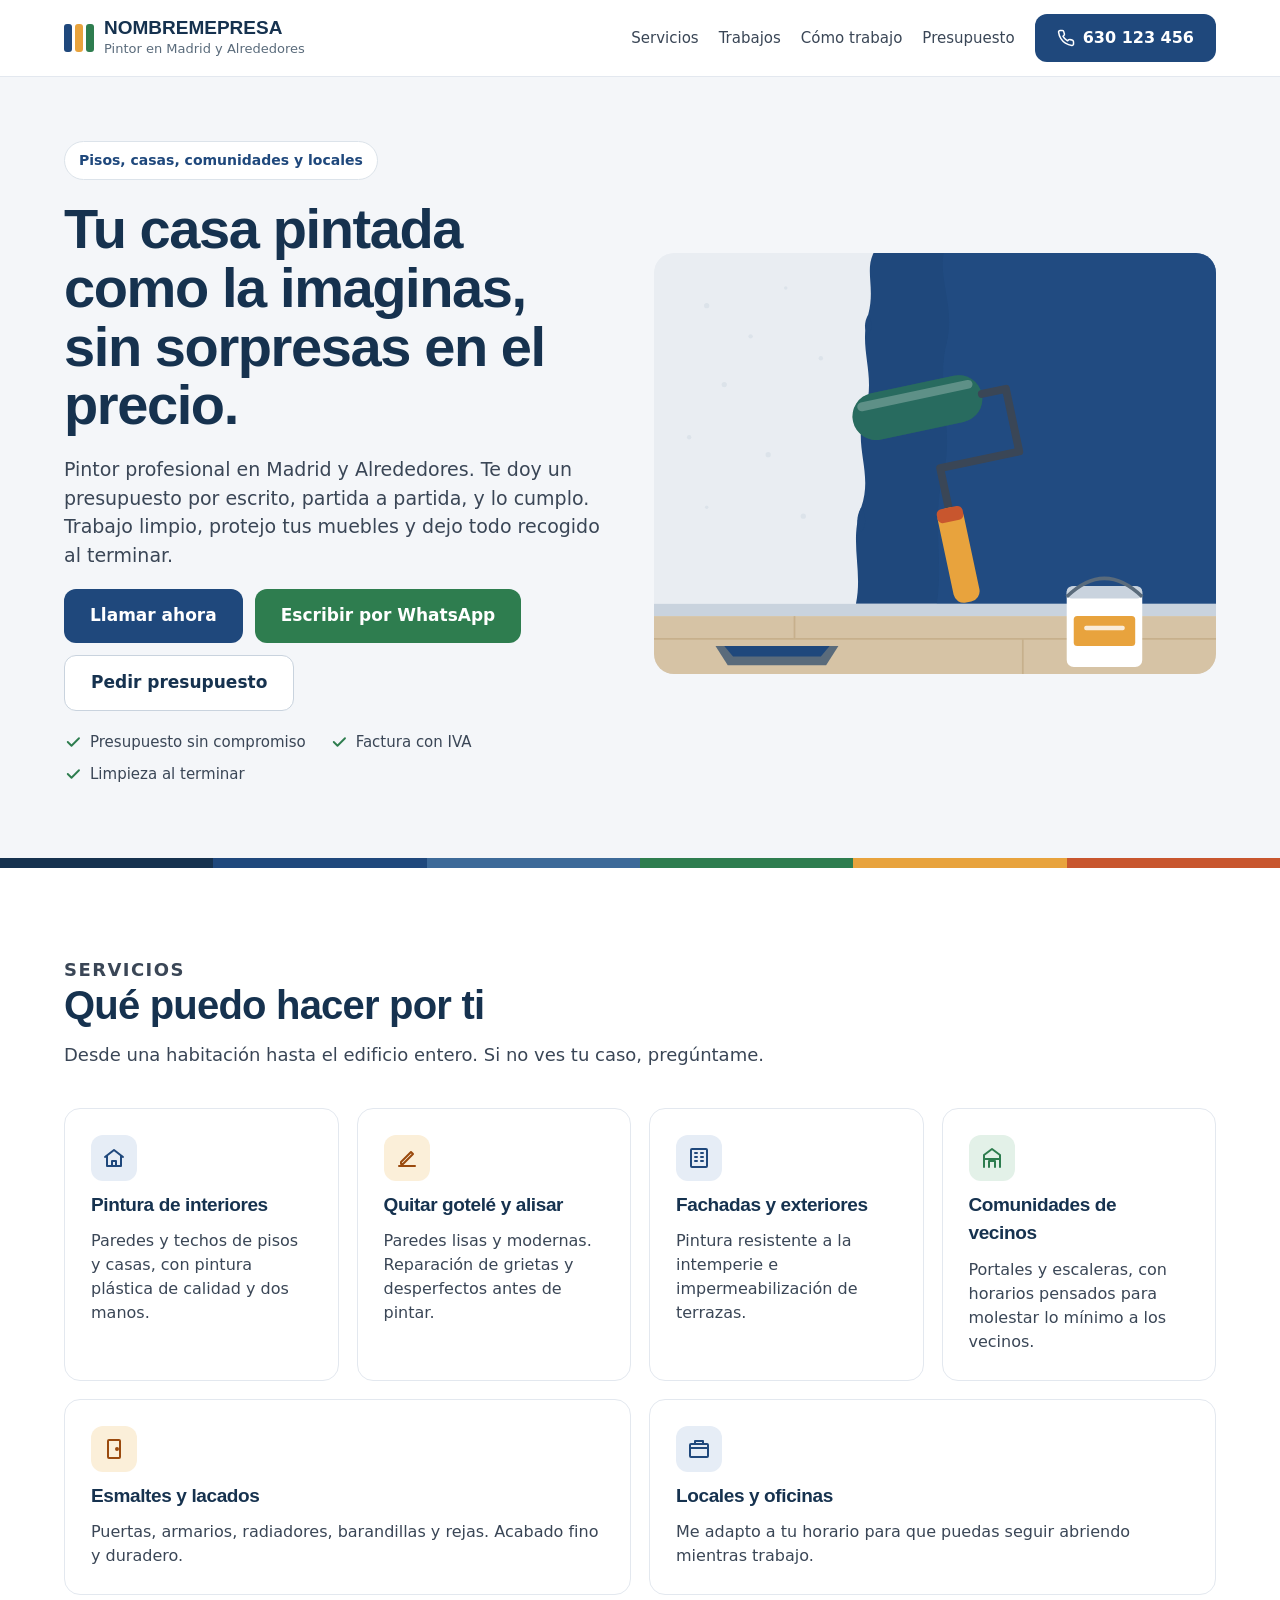
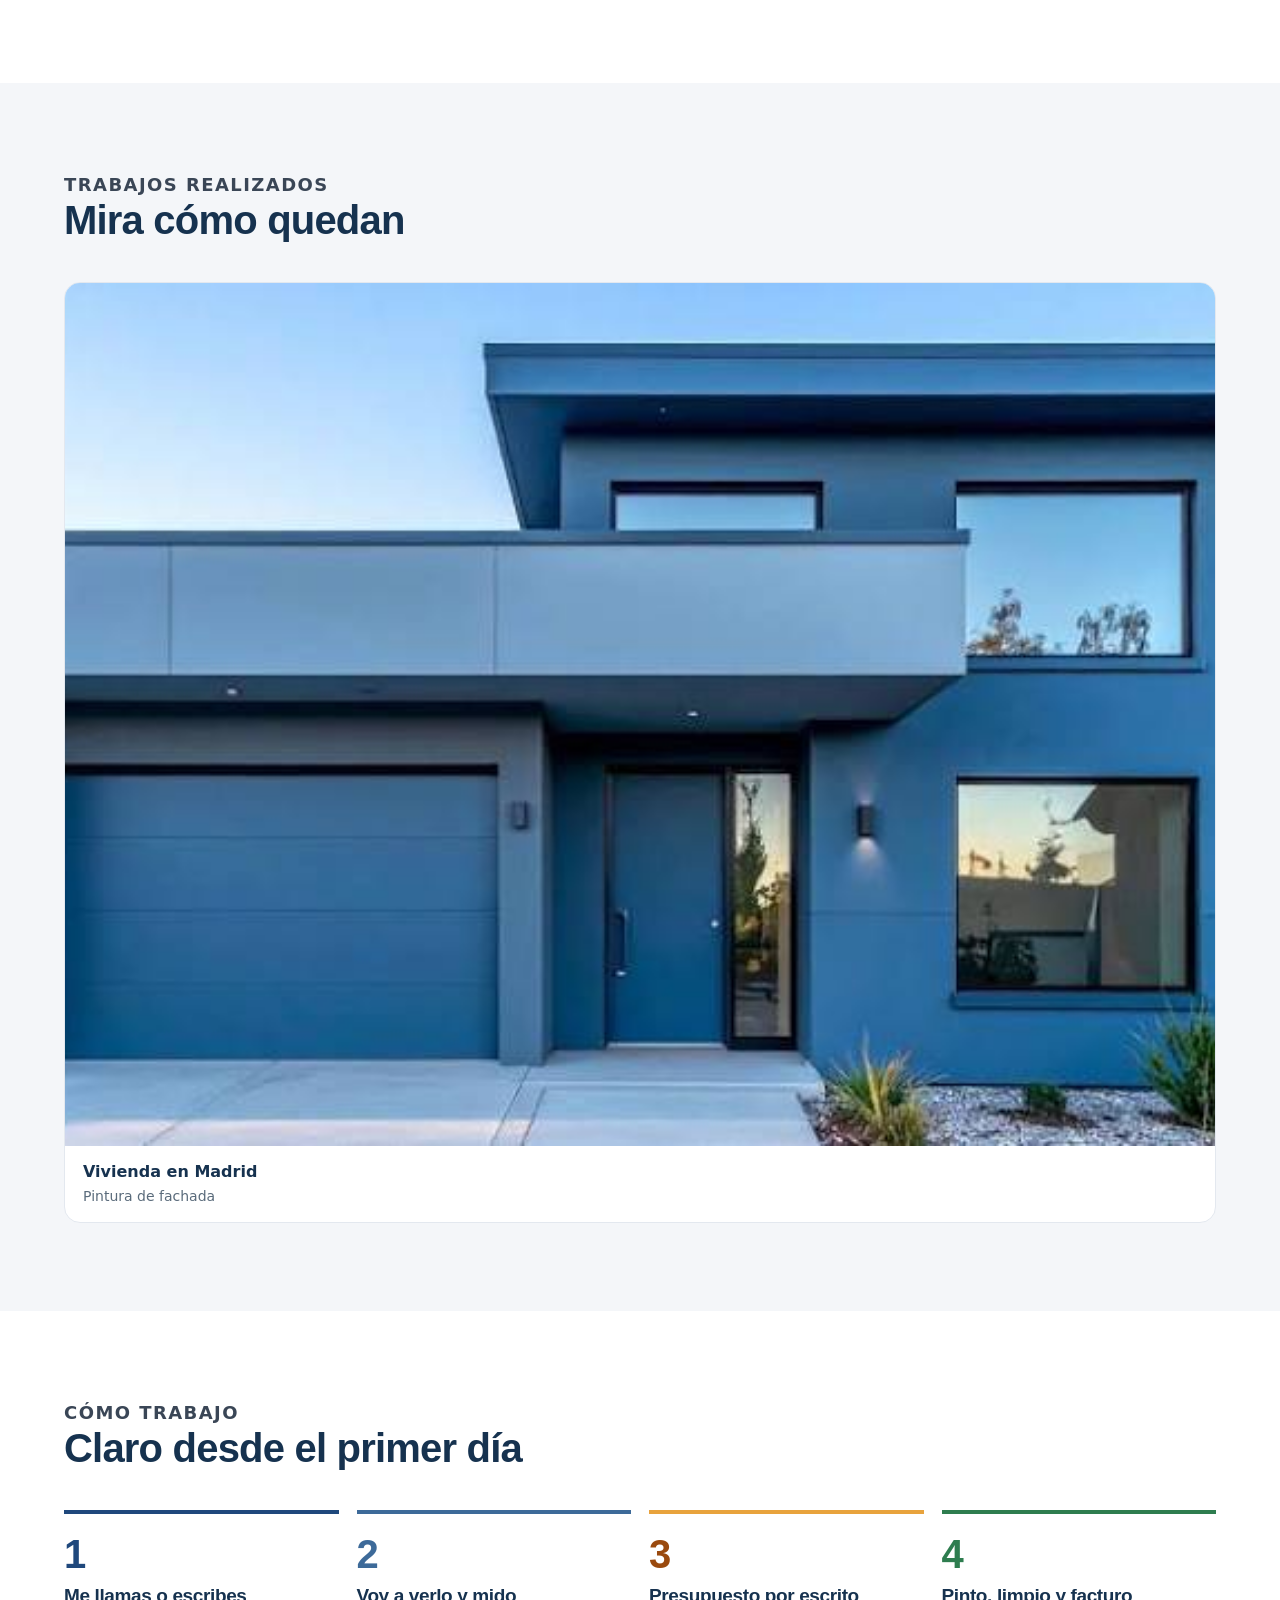
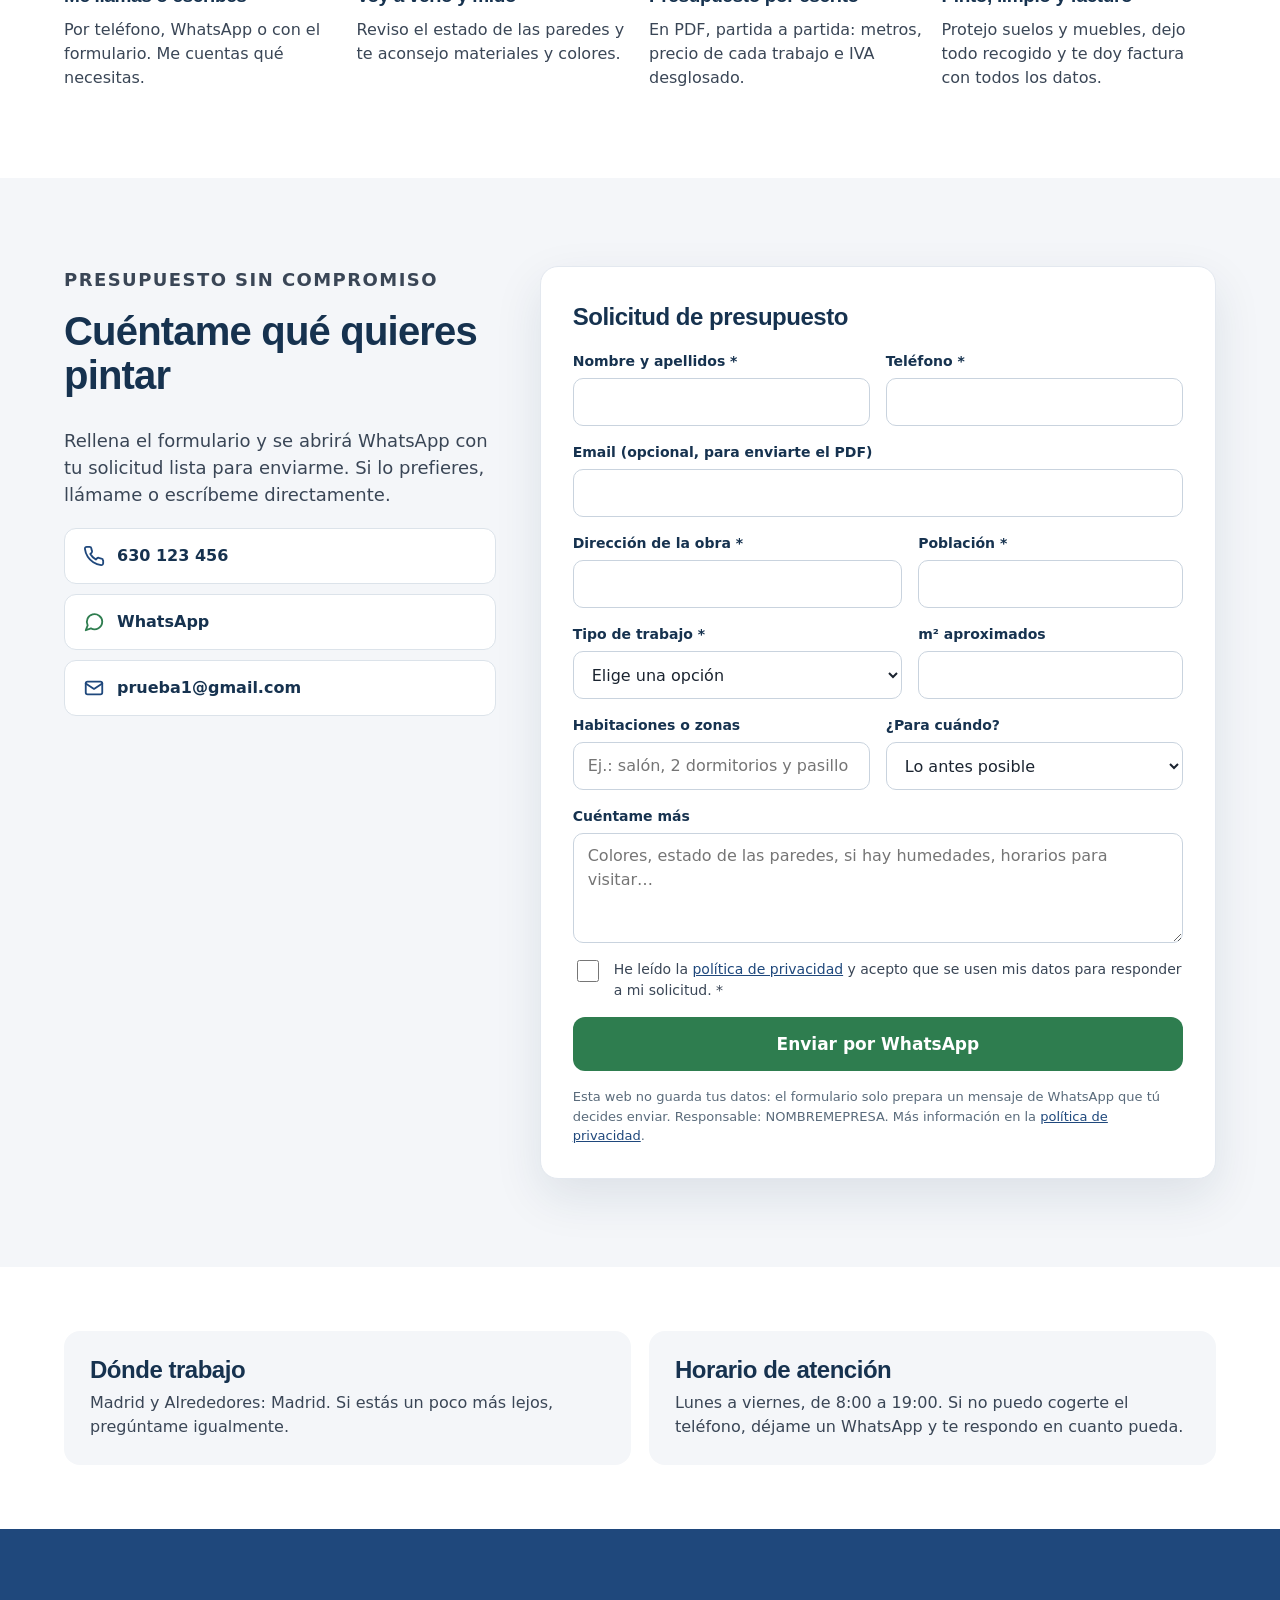
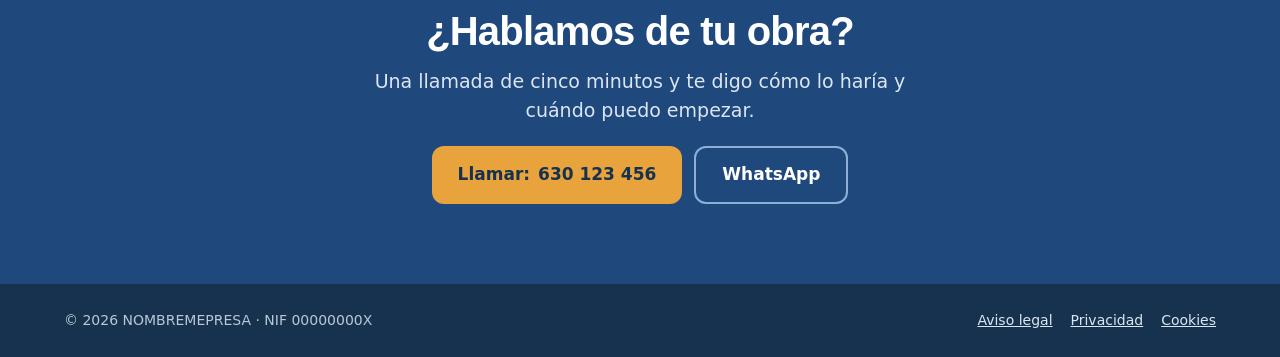
<file: index.html>
<!doctype html>
<html lang="es">
<head>
<meta charset="utf-8">
<meta name="viewport" content="width=device-width, initial-scale=1">
<title>{nombre} · Pintor profesional: pisos, fachadas y comunidades</title>
<meta name="description" content="Pintor profesional. Pintura de interiores, quitar gotelé, fachadas, comunidades y esmaltes. Presupuesto por escrito y sin compromiso.">
<meta property="og:type" content="website">
<meta property="og:title" content="Pintor profesional · Presupuesto sin compromiso">
<meta property="og:description" content="Pisos, casas, comunidades y locales. Presupuesto por escrito, trabajo limpio y factura con IVA.">
<meta property="og:image" content="ilustracion.svg">
<link rel="icon" href="favicon.svg" type="image/svg+xml">
<link rel="stylesheet" href="estilos.css">
</head>
<body>
<a class="saltar" href="#contenido">Saltar al contenido</a>

<header class="cabecera">
<div class="contenedor">
<a class="marca" href="#inicio">
<span class="marca-barras" aria-hidden="true"><span style="background:#1F487C"></span><span style="background:#E8A33D"></span><span style="background:#2E7D4F"></span></span>
<span><span class="marca-nombre" data-c="nombre">Pintor profesional</span><span class="marca-sub">Pintor en <span data-c="zona"></span></span></span>
</a>
<nav class="menu" aria-label="Principal">
<a class="solo-escritorio" href="#servicios">Servicios</a>
<a class="solo-escritorio" href="#trabajos" data-menu-trabajos hidden>Trabajos</a>
<a class="solo-escritorio" href="#como-trabajo">Cómo trabajo</a>
<a href="#presupuesto">Presupuesto</a>
<a class="boton b-azul" data-tel href="#presupuesto"><svg aria-hidden="true" width="18" height="18" viewBox="0 0 24 24" fill="none" stroke="currentColor" stroke-width="2" stroke-linecap="round" stroke-linejoin="round"><path d="M22 16.9v3a2 2 0 0 1-2.2 2 19.8 19.8 0 0 1-8.6-3.1 19.5 19.5 0 0 1-6-6A19.8 19.8 0 0 1 2.1 4.2 2 2 0 0 1 4.1 2h3a2 2 0 0 1 2 1.7c.1.9.4 1.8.7 2.7a2 2 0 0 1-.5 2.1L8 9.8a16 16 0 0 0 6 6l1.3-1.3a2 2 0 0 1 2.1-.4c.9.3 1.8.6 2.7.7a2 2 0 0 1 1.7 2z"></path></svg><span data-c="telefono"></span></a>
</nav>
</div>
</header>

<main id="contenido">

<section id="inicio" class="portada">
<div class="contenedor">
<div class="portada-texto">
<p class="etiqueta">Pisos, casas, comunidades y locales</p>
<h1>Tu casa pintada como la imaginas, sin sorpresas en el precio.</h1>
<p class="lead">Pintor profesional en <span data-c="zona"></span>. Te doy un presupuesto por escrito, partida a partida, y lo cumplo. Trabajo limpio, protejo tus muebles y dejo todo recogido al terminar.</p>
<div class="botones">
<a class="boton b-azul b-grande" data-tel href="#presupuesto">Llamar ahora</a>
<a class="boton b-verde b-grande" data-wa href="#presupuesto">Escribir por WhatsApp</a>
<a class="boton b-blanco b-grande" href="#presupuesto">Pedir presupuesto</a>
</div>
<ul class="ventajas">
<li><svg aria-hidden="true" width="18" height="18" viewBox="0 0 24 24" fill="none" stroke="#2E7D4F" stroke-width="2.5" stroke-linecap="round" stroke-linejoin="round"><path d="M5 12l5 5L20 7"></path></svg>Presupuesto sin compromiso</li>
<li><svg aria-hidden="true" width="18" height="18" viewBox="0 0 24 24" fill="none" stroke="#2E7D4F" stroke-width="2.5" stroke-linecap="round" stroke-linejoin="round"><path d="M5 12l5 5L20 7"></path></svg>Factura con IVA</li>
<li><svg aria-hidden="true" width="18" height="18" viewBox="0 0 24 24" fill="none" stroke="#2E7D4F" stroke-width="2.5" stroke-linecap="round" stroke-linejoin="round"><path d="M5 12l5 5L20 7"></path></svg>Limpieza al terminar</li>
</ul>
</div>
<div class="portada-ilus"><img src="ilustracion.svg" alt="Ilustración de una pared a medio pintar con un rodillo" width="640" height="480"></div>
</div>
</section>

<div class="franja" aria-hidden="true"><span style="background:#16324F"></span><span style="background:#1F487C"></span><span style="background:#3D6A99"></span><span style="background:#2E7D4F"></span><span style="background:#E8A33D"></span><span style="background:#C8562E"></span></div>

<section id="servicios" class="seccion">
<div class="contenedor">
<div class="intro">
<p class="antetitulo">Servicios</p>
<h2>Qué puedo hacer por ti</h2>
<p>Desde una habitación hasta el edificio entero. Si no ves tu caso, pregúntame.</p>
</div>
<div class="rejilla">
<div class="tarjeta"><div class="icono i-azul" aria-hidden="true"><svg width="24" height="24" viewBox="0 0 24 24" fill="none" stroke="#1F487C" stroke-width="2" stroke-linecap="round" stroke-linejoin="round"><path d="M3 11l9-7 9 7"></path><path d="M5 10v10h14V10"></path><path d="M10 20v-5h4v5"></path></svg></div><h3>Pintura de interiores</h3><p>Paredes y techos de pisos y casas, con pintura plástica de calidad y dos manos.</p></div>
<div class="tarjeta"><div class="icono i-naranja" aria-hidden="true"><svg width="24" height="24" viewBox="0 0 24 24" fill="none" stroke="#9A4A0E" stroke-width="2" stroke-linecap="round" stroke-linejoin="round"><path d="M4 20h16"></path><path d="M6 16l10-10 2 2-10 10H6z"></path></svg></div><h3>Quitar gotelé y alisar</h3><p>Paredes lisas y modernas. Reparación de grietas y desperfectos antes de pintar.</p></div>
<div class="tarjeta"><div class="icono i-azul" aria-hidden="true"><svg width="24" height="24" viewBox="0 0 24 24" fill="none" stroke="#1F487C" stroke-width="2" stroke-linecap="round" stroke-linejoin="round"><rect x="4" y="3" width="16" height="18" rx="1"></rect><path d="M8 7h2M14 7h2M8 11h2M14 11h2M8 15h2M14 15h2"></path></svg></div><h3>Fachadas y exteriores</h3><p>Pintura resistente a la intemperie e impermeabilización de terrazas.</p></div>
<div class="tarjeta"><div class="icono i-verde" aria-hidden="true"><svg width="24" height="24" viewBox="0 0 24 24" fill="none" stroke="#2E7D4F" stroke-width="2" stroke-linecap="round" stroke-linejoin="round"><path d="M4 21V9l8-6 8 6v12"></path><path d="M9 21v-6h6v6"></path><path d="M4 13h16"></path></svg></div><h3>Comunidades de vecinos</h3><p>Portales y escaleras, con horarios pensados para molestar lo mínimo a los vecinos.</p></div>
<div class="tarjeta"><div class="icono i-naranja" aria-hidden="true"><svg width="24" height="24" viewBox="0 0 24 24" fill="none" stroke="#9A4A0E" stroke-width="2" stroke-linecap="round" stroke-linejoin="round"><rect x="6" y="3" width="12" height="18" rx="1"></rect><circle cx="15" cy="12" r="1"></circle></svg></div><h3>Esmaltes y lacados</h3><p>Puertas, armarios, radiadores, barandillas y rejas. Acabado fino y duradero.</p></div>
<div class="tarjeta"><div class="icono i-azul" aria-hidden="true"><svg width="24" height="24" viewBox="0 0 24 24" fill="none" stroke="#1F487C" stroke-width="2" stroke-linecap="round" stroke-linejoin="round"><rect x="3" y="7" width="18" height="13" rx="1"></rect><path d="M3 11h18M8 7V4h8v3"></path></svg></div><h3>Locales y oficinas</h3><p>Me adapto a tu horario para que puedas seguir abriendo mientras trabajo.</p></div>
</div>
</div>
</section>

<section id="trabajos" class="seccion fondo-gris" hidden>
<div class="contenedor">
<div class="intro">
<p class="antetitulo">Trabajos realizados</p>
<h2>Mira cómo quedan</h2>
</div>
<div class="rejilla" id="galeria"></div>
</div>
</section>

<section id="como-trabajo" class="seccion">
<div class="contenedor">
<div class="intro">
<p class="antetitulo">Cómo trabajo</p>
<h2>Claro desde el primer día</h2>
</div>
<div class="rejilla">
<div class="paso"><span class="num" style="color:#1F487C">1</span><h3>Me llamas o escribes</h3><p>Por teléfono, WhatsApp o con el formulario. Me cuentas qué necesitas.</p></div>
<div class="paso" style="border-color:#3D6A99"><span class="num" style="color:#3D6A99">2</span><h3>Voy a verlo y mido</h3><p>Reviso el estado de las paredes y te aconsejo materiales y colores.</p></div>
<div class="paso" style="border-color:#E8A33D"><span class="num" style="color:#9A4A0E">3</span><h3>Presupuesto por escrito</h3><p>En PDF, partida a partida: metros, precio de cada trabajo e IVA desglosado.</p></div>
<div class="paso" style="border-color:#2E7D4F"><span class="num" style="color:#2E7D4F">4</span><h3>Pinto, limpio y facturo</h3><p>Protejo suelos y muebles, dejo todo recogido y te doy factura con todos los datos.</p></div>
</div>
</div>
</section>

<section id="opiniones" class="seccion fondo-tinta" hidden>
<div class="contenedor">
<div class="intro">
<p class="antetitulo">Opiniones</p>
<h2>Lo que dicen mis clientes</h2>
</div>
<div class="rejilla" id="lista-opiniones"></div>
</div>
</section>

<section id="presupuesto" class="seccion fondo-gris presupuesto">
<div class="contenedor">
<div class="presu-texto">
<p class="antetitulo">Presupuesto sin compromiso</p>
<h2>Cuéntame qué quieres pintar</h2>
<p>Rellena el formulario y se abrirá WhatsApp con tu solicitud lista para enviarme. Si lo prefieres, llámame o escríbeme directamente.</p>
<div class="contacto-lista">
<a data-tel href="#presupuesto"><svg aria-hidden="true" width="22" height="22" viewBox="0 0 24 24" fill="none" stroke="#1F487C" stroke-width="2" stroke-linecap="round" stroke-linejoin="round"><path d="M22 16.9v3a2 2 0 0 1-2.2 2 19.8 19.8 0 0 1-8.6-3.1 19.5 19.5 0 0 1-6-6A19.8 19.8 0 0 1 2.1 4.2 2 2 0 0 1 4.1 2h3a2 2 0 0 1 2 1.7c.1.9.4 1.8.7 2.7a2 2 0 0 1-.5 2.1L8 9.8a16 16 0 0 0 6 6l1.3-1.3a2 2 0 0 1 2.1-.4c.9.3 1.8.6 2.7.7a2 2 0 0 1 1.7 2z"></path></svg><span data-c="telefono"></span></a>
<a data-wa href="#presupuesto"><svg aria-hidden="true" width="22" height="22" viewBox="0 0 24 24" fill="none" stroke="#2E7D4F" stroke-width="2" stroke-linecap="round" stroke-linejoin="round"><path d="M21 11.5a8.4 8.4 0 0 1-12.4 7.4L3 21l2.1-5.4A8.4 8.4 0 1 1 21 11.5z"></path></svg>WhatsApp</a>
<a data-mail data-si="email"><svg aria-hidden="true" width="22" height="22" viewBox="0 0 24 24" fill="none" stroke="#1F487C" stroke-width="2" stroke-linecap="round" stroke-linejoin="round"><rect x="3" y="5" width="18" height="14" rx="2"></rect><path d="M3 7l9 6 9-6"></path></svg><span data-c="email"></span></a>
</div>
</div>

<form id="form-presupuesto" class="formulario" action="#presupuesto">
<h3>Solicitud de presupuesto</h3>
<div class="fila">
<div class="campo"><label for="f-nombre">Nombre y apellidos *</label><input id="f-nombre" type="text" required autocomplete="name"></div>
<div class="campo"><label for="f-telefono">Teléfono *</label><input id="f-telefono" type="tel" required autocomplete="tel"></div>
</div>
<div class="campo ancho"><label for="f-email">Email (opcional, para enviarte el PDF)</label><input id="f-email" type="email" autocomplete="email"></div>
<div class="fila">
<div class="campo" style="flex-grow:2"><label for="f-direccion">Dirección de la obra *</label><input id="f-direccion" type="text" required autocomplete="street-address"></div>
<div class="campo"><label for="f-poblacion">Población *</label><input id="f-poblacion" type="text" required autocomplete="address-level2"></div>
</div>
<div class="fila">
<div class="campo" style="flex-grow:2"><label for="f-tipo">Tipo de trabajo *</label>
<select id="f-tipo" required>
<option value="">Elige una opción</option>
<option>Pintura interior de vivienda</option>
<option>Quitar gotelé y alisar paredes</option>
<option>Fachada o exterior</option>
<option>Portal o escalera de comunidad</option>
<option>Puertas, radiadores o barandillas (esmaltes)</option>
<option>Local u oficina</option>
<option>Otro</option>
</select></div>
<div class="campo"><label for="f-m2">m² aproximados</label><input id="f-m2" type="number" min="0" step="1" inputmode="numeric"></div>
</div>
<div class="fila">
<div class="campo"><label for="f-estancias">Habitaciones o zonas</label><input id="f-estancias" type="text" placeholder="Ej.: salón, 2 dormitorios y pasillo"></div>
<div class="campo"><label for="f-cuando">¿Para cuándo?</label>
<select id="f-cuando">
<option>Lo antes posible</option>
<option>Este mes</option>
<option>En 1–3 meses</option>
<option>Solo quiero precio de momento</option>
</select></div>
</div>
<div class="campo ancho"><label for="f-mensaje">Cuéntame más</label><textarea id="f-mensaje" placeholder="Colores, estado de las paredes, si hay humedades, horarios para visitar…"></textarea></div>
<div class="check"><input id="f-privacidad" type="checkbox" required><label for="f-privacidad">He leído la <a href="privacidad.html">política de privacidad</a> y acepto que se usen mis datos para responder a mi solicitud. *</label></div>
<p id="aviso-form" class="aviso-form" role="status" aria-live="polite"></p>
<button type="submit" class="boton b-verde b-grande">Enviar por WhatsApp</button>
<p class="nota-legal">Esta web no guarda tus datos: el formulario solo prepara un mensaje de WhatsApp que tú decides enviar. Responsable: <span data-c="nombre"></span>. Más información en la <a href="privacidad.html">política de privacidad</a>.</p>
</form>
</div>
</section>

<section class="seccion" style="padding-top:64px;padding-bottom:64px">
<div class="contenedor dos-cajas">
<div class="caja"><h2>Dónde trabajo</h2><p><span data-c="zona"></span><span data-si="poblacionesZona">: <span data-c="poblacionesZona" data-opcional></span></span>. Si estás un poco más lejos, pregúntame igualmente.</p></div>
<div class="caja"><h2>Horario de atención</h2><p><span data-c="horario"></span>. Si no puedo cogerte el teléfono, déjame un WhatsApp y te respondo en cuanto pueda.</p></div>
</div>
</section>

<section class="final">
<div class="contenedor">
<h2>¿Hablamos de tu obra?</h2>
<p>Una llamada de cinco minutos y te digo cómo lo haría y cuándo puedo empezar.</p>
<div class="botones">
<a class="boton b-naranja b-grande" data-tel href="#presupuesto">Llamar: <span data-c="telefono"></span></a>
<a class="boton b-borde b-grande" data-wa href="#presupuesto">WhatsApp</a>
</div>
</div>
</section>

</main>

<footer class="pie">
<div class="contenedor">
<span>© <span data-c="anio"></span> <span data-c="nombre"></span> · NIF <span data-c="nif"></span></span>
<nav aria-label="Información legal"><a href="aviso-legal.html">Aviso legal</a><a href="privacidad.html">Privacidad</a><a href="cookies.html">Cookies</a></nav>
</div>
</footer>

<div class="barra-movil">
<a class="boton b-azul" data-tel href="#presupuesto">Llamar</a>
<a class="boton b-verde" data-wa href="#presupuesto">WhatsApp</a>
</div>

<script src="datos.js?v=3"></script>
<script src="app.js?v=3"></script>
</body>
</html>
</file>
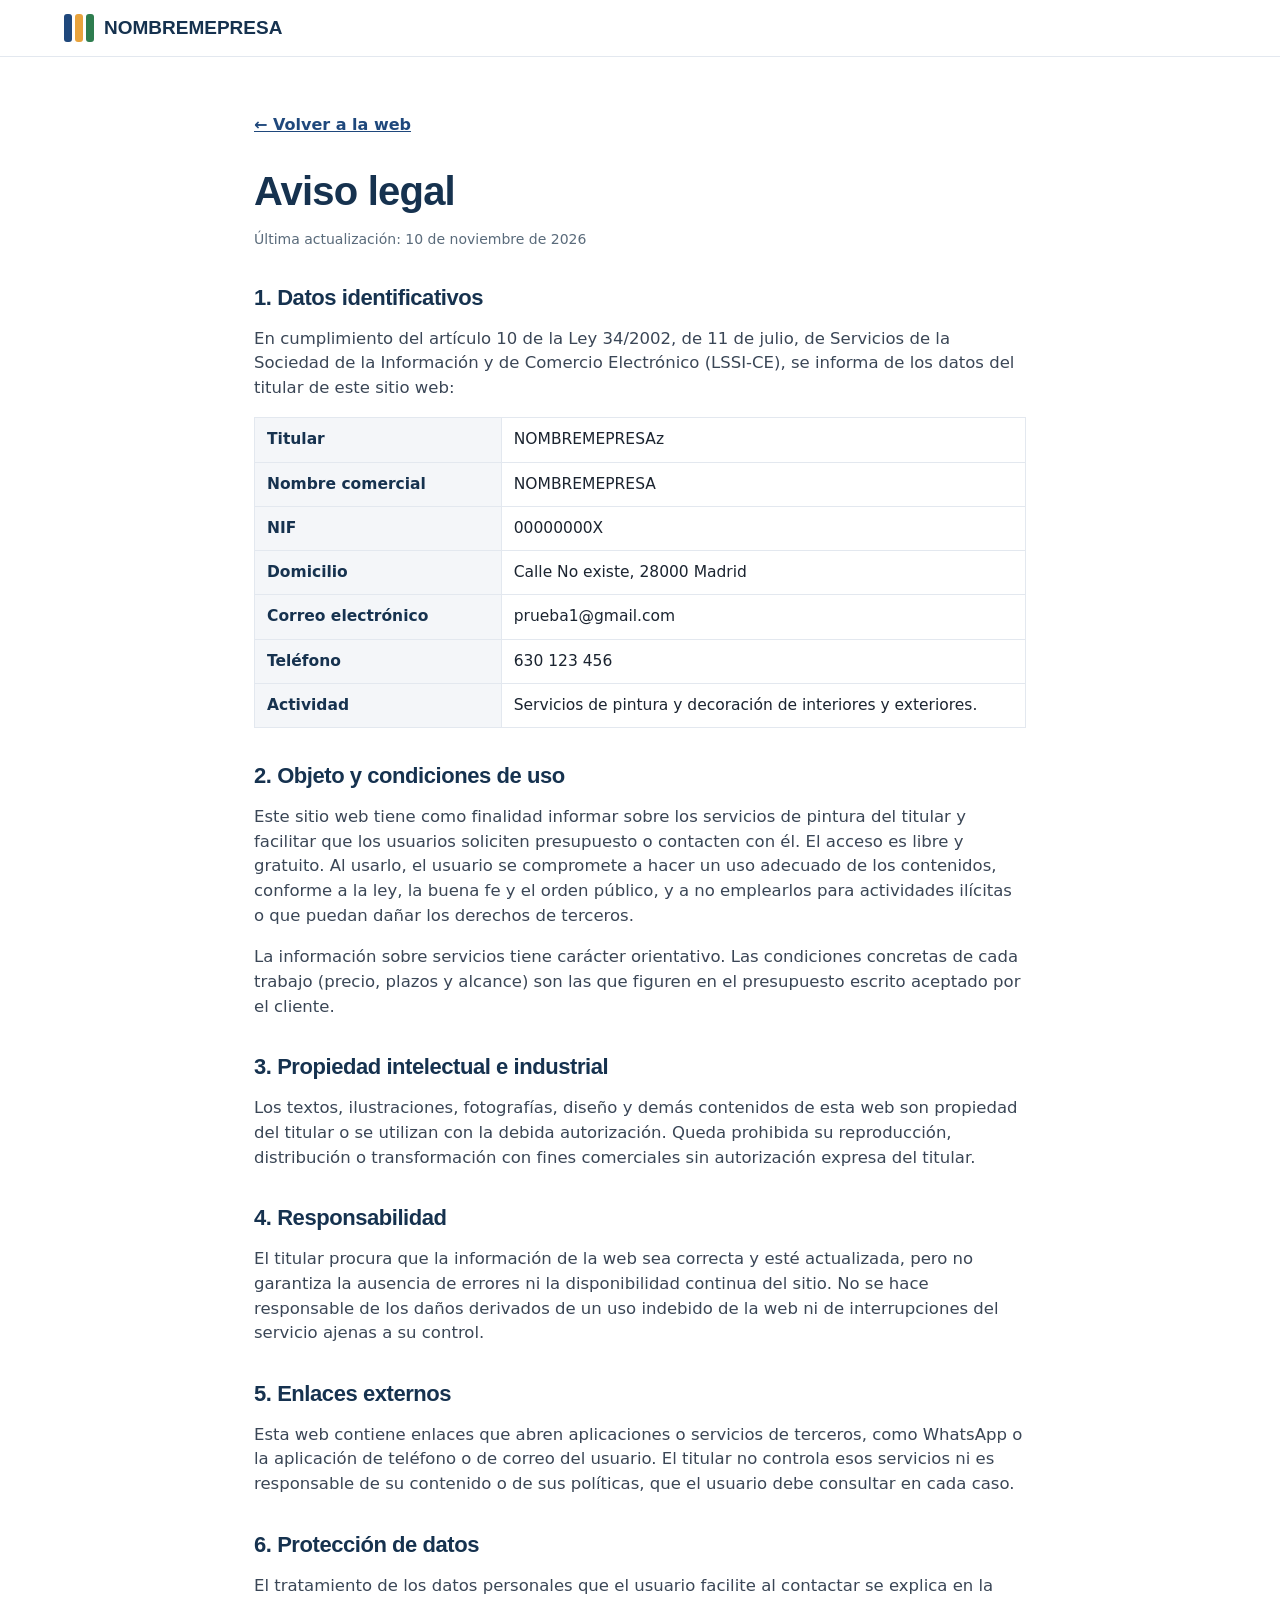
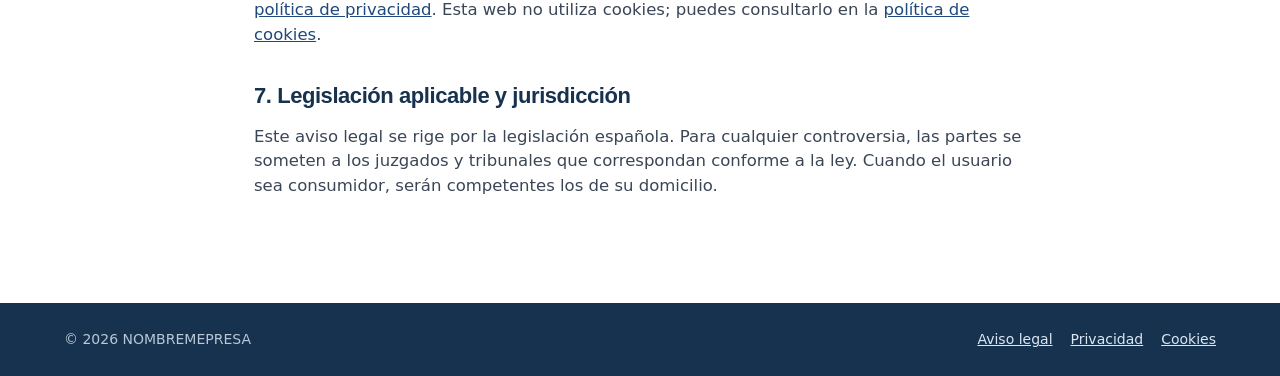
<file: aviso-legal.html>
<!doctype html>
<html lang="es">
<head>
<meta charset="utf-8">
<meta name="viewport" content="width=device-width, initial-scale=1">
<title>Aviso legal · {nombre}</title>
<meta name="robots" content="noindex">
<link rel="icon" href="favicon.svg" type="image/svg+xml">
<link rel="stylesheet" href="estilos.css">
</head>
<body>
<header class="cabecera"><div class="contenedor"><a class="marca" href="index.html"><span class="marca-barras" aria-hidden="true"><span style="background:#1F487C"></span><span style="background:#E8A33D"></span><span style="background:#2E7D4F"></span></span><span class="marca-nombre" data-c="nombre"></span></a></div></header>
<main class="legal">
<a class="volver" href="index.html">← Volver a la web</a>
<h1>Aviso legal</h1>
<p class="actualizado">Última actualización: <span data-c="fechaTextosLegales"></span></p>

<h2>1. Datos identificativos</h2>
<p>En cumplimiento del artículo 10 de la Ley 34/2002, de 11 de julio, de Servicios de la Sociedad de la Información y de Comercio Electrónico (LSSI-CE), se informa de los datos del titular de este sitio web:</p>
<table>
<tr><th scope="row">Titular</th><td><span data-c="titular"></span></td></tr>
<tr><th scope="row">Nombre comercial</th><td><span data-c="nombreComercial"></span></td></tr>
<tr><th scope="row">NIF</th><td><span data-c="nif"></span></td></tr>
<tr><th scope="row">Domicilio</th><td><span data-c="direccion"></span></td></tr>
<tr><th scope="row">Correo electrónico</th><td><span data-c="email"></span></td></tr>
<tr><th scope="row">Teléfono</th><td><span data-c="telefono"></span></td></tr>
<tr><th scope="row">Actividad</th><td>Servicios de pintura y decoración de interiores y exteriores.</td></tr>
</table>

<h2>2. Objeto y condiciones de uso</h2>
<p>Este sitio web tiene como finalidad informar sobre los servicios de pintura del titular y facilitar que los usuarios soliciten presupuesto o contacten con él. El acceso es libre y gratuito. Al usarlo, el usuario se compromete a hacer un uso adecuado de los contenidos, conforme a la ley, la buena fe y el orden público, y a no emplearlos para actividades ilícitas o que puedan dañar los derechos de terceros.</p>
<p>La información sobre servicios tiene carácter orientativo. Las condiciones concretas de cada trabajo (precio, plazos y alcance) son las que figuren en el presupuesto escrito aceptado por el cliente.</p>

<h2>3. Propiedad intelectual e industrial</h2>
<p>Los textos, ilustraciones, fotografías, diseño y demás contenidos de esta web son propiedad del titular o se utilizan con la debida autorización. Queda prohibida su reproducción, distribución o transformación con fines comerciales sin autorización expresa del titular.</p>

<h2>4. Responsabilidad</h2>
<p>El titular procura que la información de la web sea correcta y esté actualizada, pero no garantiza la ausencia de errores ni la disponibilidad continua del sitio. No se hace responsable de los daños derivados de un uso indebido de la web ni de interrupciones del servicio ajenas a su control.</p>

<h2>5. Enlaces externos</h2>
<p>Esta web contiene enlaces que abren aplicaciones o servicios de terceros, como WhatsApp o la aplicación de teléfono o de correo del usuario. El titular no controla esos servicios ni es responsable de su contenido o de sus políticas, que el usuario debe consultar en cada caso.</p>

<h2>6. Protección de datos</h2>
<p>El tratamiento de los datos personales que el usuario facilite al contactar se explica en la <a href="privacidad.html">política de privacidad</a>. Esta web no utiliza cookies; puedes consultarlo en la <a href="cookies.html">política de cookies</a>.</p>

<h2>7. Legislación aplicable y jurisdicción</h2>
<p>Este aviso legal se rige por la legislación española. Para cualquier controversia, las partes se someten a los juzgados y tribunales que correspondan conforme a la ley. Cuando el usuario sea consumidor, serán competentes los de su domicilio.</p>
</main>
<footer class="pie"><div class="contenedor"><span>© <span data-c="anio"></span> <span data-c="nombre"></span></span><nav aria-label="Información legal"><a href="aviso-legal.html">Aviso legal</a><a href="privacidad.html">Privacidad</a><a href="cookies.html">Cookies</a></nav></div></footer>
<script src="datos.js?v=3"></script>
<script src="app.js?v=3"></script>
</body>
</html>
</file>
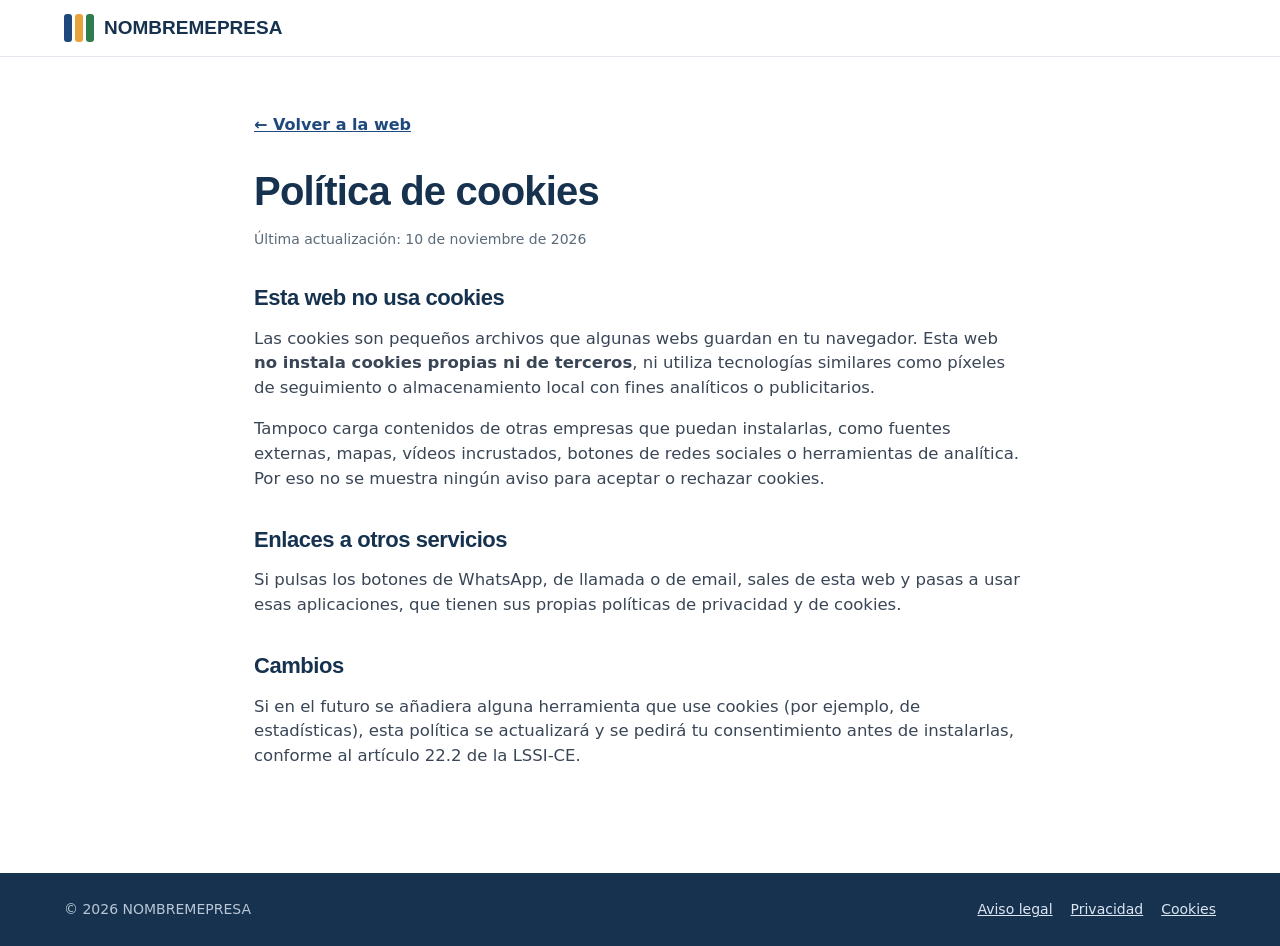
<file: cookies.html>
<!doctype html>
<html lang="es">
<head>
<meta charset="utf-8">
<meta name="viewport" content="width=device-width, initial-scale=1">
<title>Política de cookies · {nombre}</title>
<meta name="robots" content="noindex">
<link rel="icon" href="favicon.svg" type="image/svg+xml">
<link rel="stylesheet" href="estilos.css">
</head>
<body>
<header class="cabecera"><div class="contenedor"><a class="marca" href="index.html"><span class="marca-barras" aria-hidden="true"><span style="background:#1F487C"></span><span style="background:#E8A33D"></span><span style="background:#2E7D4F"></span></span><span class="marca-nombre" data-c="nombre"></span></a></div></header>
<main class="legal">
<a class="volver" href="index.html">← Volver a la web</a>
<h1>Política de cookies</h1>
<p class="actualizado">Última actualización: <span data-c="fechaTextosLegales"></span></p>

<h2>Esta web no usa cookies</h2>
<p>Las cookies son pequeños archivos que algunas webs guardan en tu navegador. Esta web <strong>no instala cookies propias ni de terceros</strong>, ni utiliza tecnologías similares como píxeles de seguimiento o almacenamiento local con fines analíticos o publicitarios.</p>
<p>Tampoco carga contenidos de otras empresas que puedan instalarlas, como fuentes externas, mapas, vídeos incrustados, botones de redes sociales o herramientas de analítica. Por eso no se muestra ningún aviso para aceptar o rechazar cookies.</p>

<h2>Enlaces a otros servicios</h2>
<p>Si pulsas los botones de WhatsApp, de llamada o de email, sales de esta web y pasas a usar esas aplicaciones, que tienen sus propias políticas de privacidad y de cookies.</p>

<h2>Cambios</h2>
<p>Si en el futuro se añadiera alguna herramienta que use cookies (por ejemplo, de estadísticas), esta política se actualizará y se pedirá tu consentimiento antes de instalarlas, conforme al artículo 22.2 de la LSSI-CE.</p>
</main>
<footer class="pie"><div class="contenedor"><span>© <span data-c="anio"></span> <span data-c="nombre"></span></span><nav aria-label="Información legal"><a href="aviso-legal.html">Aviso legal</a><a href="privacidad.html">Privacidad</a><a href="cookies.html">Cookies</a></nav></div></footer>
<script src="datos.js?v=3"></script>
<script src="app.js?v=3"></script>
</body>
</html>
</file>
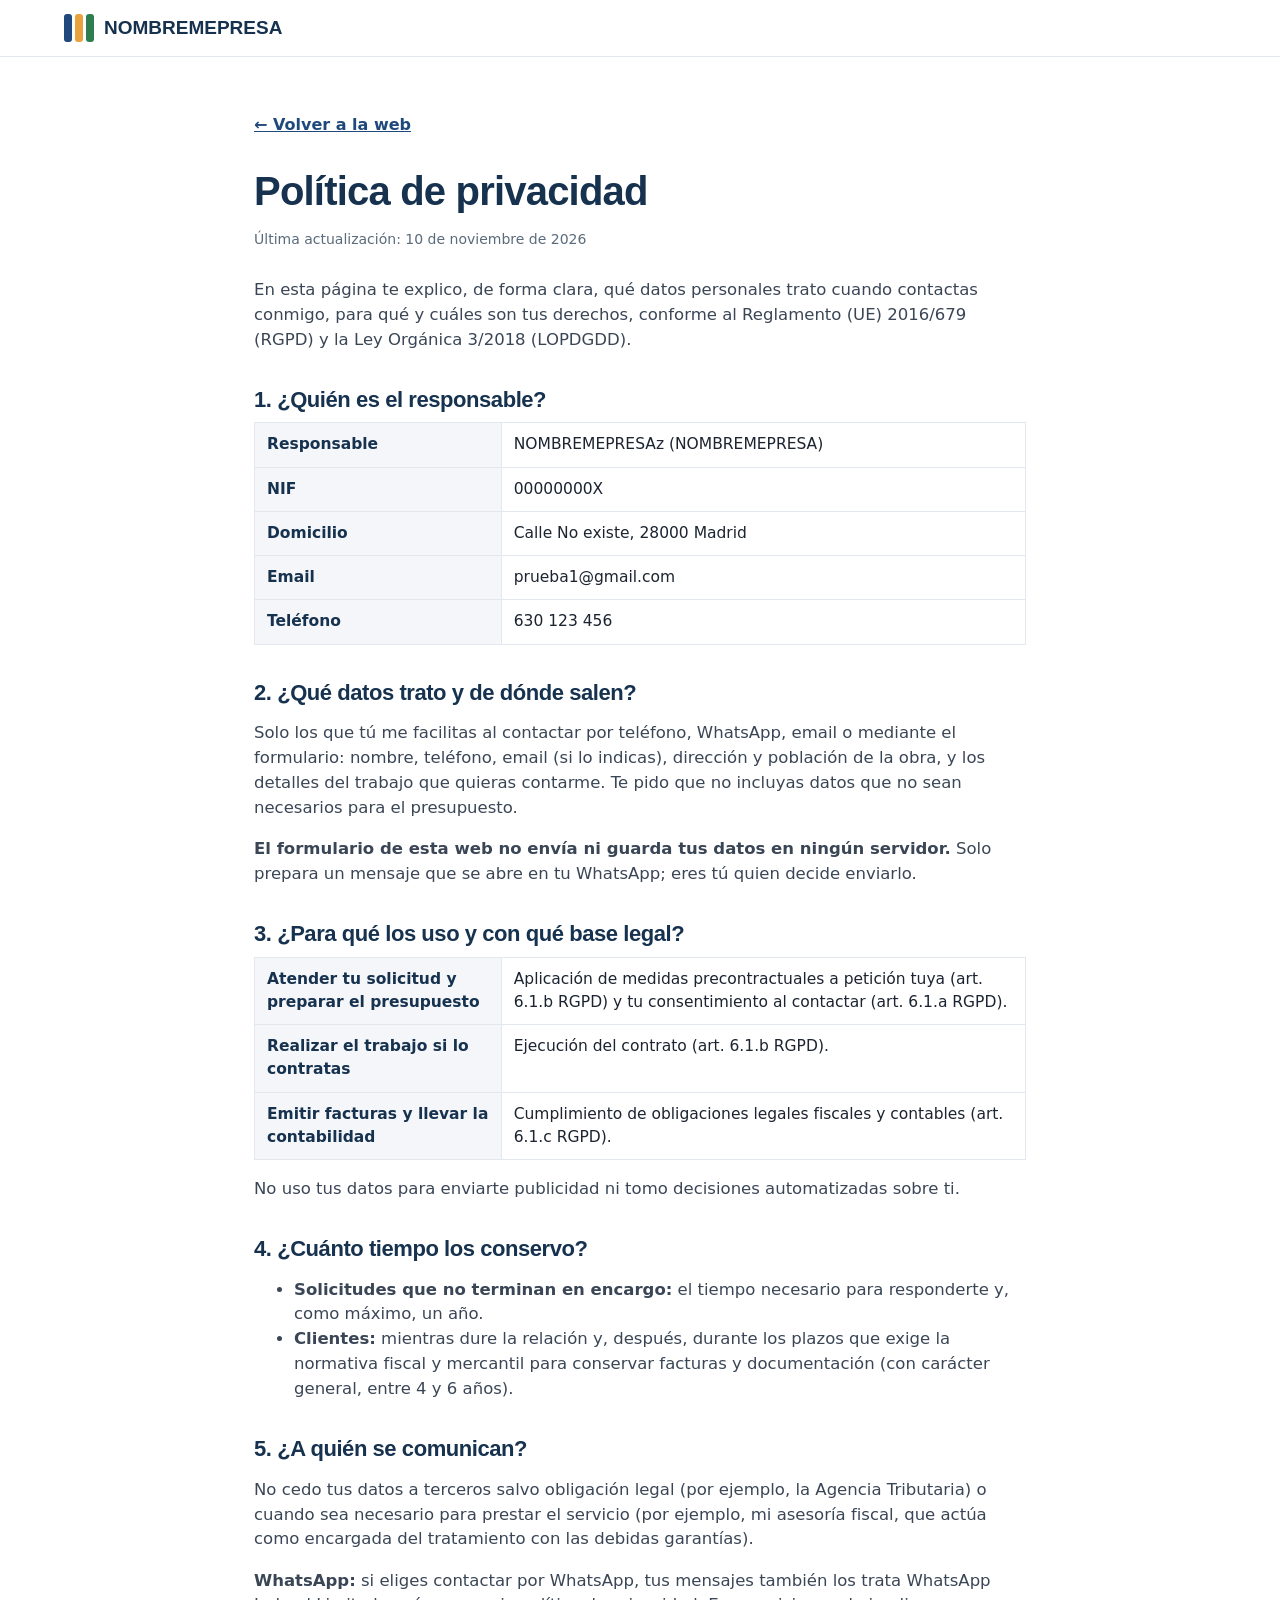
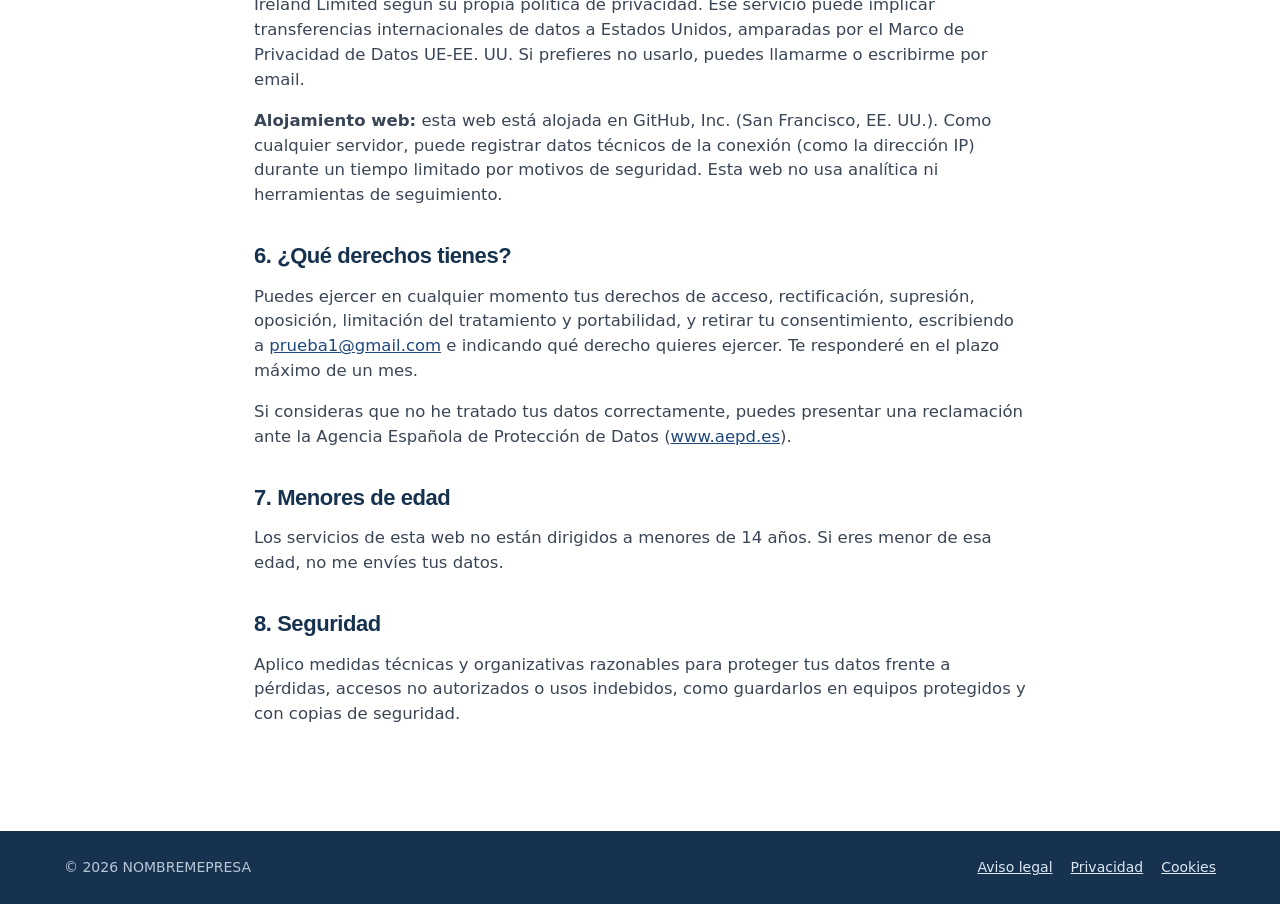
<file: privacidad.html>
<!doctype html>
<html lang="es">
<head>
<meta charset="utf-8">
<meta name="viewport" content="width=device-width, initial-scale=1">
<title>Política de privacidad · {nombre}</title>
<meta name="robots" content="noindex">
<link rel="icon" href="favicon.svg" type="image/svg+xml">
<link rel="stylesheet" href="estilos.css">
</head>
<body>
<header class="cabecera"><div class="contenedor"><a class="marca" href="index.html"><span class="marca-barras" aria-hidden="true"><span style="background:#1F487C"></span><span style="background:#E8A33D"></span><span style="background:#2E7D4F"></span></span><span class="marca-nombre" data-c="nombre"></span></a></div></header>
<main class="legal">
<a class="volver" href="index.html">← Volver a la web</a>
<h1>Política de privacidad</h1>
<p class="actualizado">Última actualización: <span data-c="fechaTextosLegales"></span></p>
<p>En esta página te explico, de forma clara, qué datos personales trato cuando contactas conmigo, para qué y cuáles son tus derechos, conforme al Reglamento (UE) 2016/679 (RGPD) y la Ley Orgánica 3/2018 (LOPDGDD).</p>

<h2>1. ¿Quién es el responsable?</h2>
<table>
<tr><th scope="row">Responsable</th><td><span data-c="titular"></span> (<span data-c="nombreComercial"></span>)</td></tr>
<tr><th scope="row">NIF</th><td><span data-c="nif"></span></td></tr>
<tr><th scope="row">Domicilio</th><td><span data-c="direccion"></span></td></tr>
<tr><th scope="row">Email</th><td><span data-c="email"></span></td></tr>
<tr><th scope="row">Teléfono</th><td><span data-c="telefono"></span></td></tr>
</table>

<h2>2. ¿Qué datos trato y de dónde salen?</h2>
<p>Solo los que tú me facilitas al contactar por teléfono, WhatsApp, email o mediante el formulario: nombre, teléfono, email (si lo indicas), dirección y población de la obra, y los detalles del trabajo que quieras contarme. Te pido que no incluyas datos que no sean necesarios para el presupuesto.</p>
<p><strong>El formulario de esta web no envía ni guarda tus datos en ningún servidor.</strong> Solo prepara un mensaje que se abre en tu WhatsApp; eres tú quien decide enviarlo.</p>

<h2>3. ¿Para qué los uso y con qué base legal?</h2>
<table>
<tr><th scope="row">Atender tu solicitud y preparar el presupuesto</th><td>Aplicación de medidas precontractuales a petición tuya (art. 6.1.b RGPD) y tu consentimiento al contactar (art. 6.1.a RGPD).</td></tr>
<tr><th scope="row">Realizar el trabajo si lo contratas</th><td>Ejecución del contrato (art. 6.1.b RGPD).</td></tr>
<tr><th scope="row">Emitir facturas y llevar la contabilidad</th><td>Cumplimiento de obligaciones legales fiscales y contables (art. 6.1.c RGPD).</td></tr>
</table>
<p>No uso tus datos para enviarte publicidad ni tomo decisiones automatizadas sobre ti.</p>

<h2>4. ¿Cuánto tiempo los conservo?</h2>
<ul>
<li><strong>Solicitudes que no terminan en encargo:</strong> el tiempo necesario para responderte y, como máximo, un año.</li>
<li><strong>Clientes:</strong> mientras dure la relación y, después, durante los plazos que exige la normativa fiscal y mercantil para conservar facturas y documentación (con carácter general, entre 4 y 6 años).</li>
</ul>

<h2>5. ¿A quién se comunican?</h2>
<p>No cedo tus datos a terceros salvo obligación legal (por ejemplo, la Agencia Tributaria) o cuando sea necesario para prestar el servicio (por ejemplo, mi asesoría fiscal, que actúa como encargada del tratamiento con las debidas garantías).</p>
<p><strong>WhatsApp:</strong> si eliges contactar por WhatsApp, tus mensajes también los trata WhatsApp Ireland Limited según su propia política de privacidad. Ese servicio puede implicar transferencias internacionales de datos a Estados Unidos, amparadas por el Marco de Privacidad de Datos UE-EE. UU. Si prefieres no usarlo, puedes llamarme o escribirme por email.</p>
<p><strong>Alojamiento web:</strong> esta web está alojada en <span data-c="alojamiento"></span>. Como cualquier servidor, puede registrar datos técnicos de la conexión (como la dirección IP) durante un tiempo limitado por motivos de seguridad. Esta web no usa analítica ni herramientas de seguimiento.</p>

<h2>6. ¿Qué derechos tienes?</h2>
<p>Puedes ejercer en cualquier momento tus derechos de acceso, rectificación, supresión, oposición, limitación del tratamiento y portabilidad, y retirar tu consentimiento, escribiendo a <a data-mail><span data-c="email"></span></a> e indicando qué derecho quieres ejercer. Te responderé en el plazo máximo de un mes.</p>
<p>Si consideras que no he tratado tus datos correctamente, puedes presentar una reclamación ante la Agencia Española de Protección de Datos (<a href="https://www.aepd.es" rel="noopener">www.aepd.es</a>).</p>

<h2>7. Menores de edad</h2>
<p>Los servicios de esta web no están dirigidos a menores de 14 años. Si eres menor de esa edad, no me envíes tus datos.</p>

<h2>8. Seguridad</h2>
<p>Aplico medidas técnicas y organizativas razonables para proteger tus datos frente a pérdidas, accesos no autorizados o usos indebidos, como guardarlos en equipos protegidos y con copias de seguridad.</p>
</main>
<footer class="pie"><div class="contenedor"><span>© <span data-c="anio"></span> <span data-c="nombre"></span></span><nav aria-label="Información legal"><a href="aviso-legal.html">Aviso legal</a><a href="privacidad.html">Privacidad</a><a href="cookies.html">Cookies</a></nav></div></footer>
<script src="datos.js?v=3"></script>
<script src="app.js?v=3"></script>
</body>
</html>
</file>
<file: estilos.css>
/* Sin fuentes ni recursos externos: la web no conecta con terceros */
:root{
  --tinta:#16324F; --azul:#1F487C; --azul2:#3D6A99; --verde:#2E7D4F; --verde-osc:#256840;
  --naranja:#E8A33D; --oxido:#9A4A0E; --texto:#1B2430; --texto2:#3A4656; --gris:#5A6B7B;
  --fondo:#F4F6F9; --borde:#E3E8EF; --borde2:#C9D3DE; --blanco:#FFFFFF;
  --titulos:"Segoe UI", "Helvetica Neue", Arial, system-ui, sans-serif;
}
*{box-sizing:border-box}
html{scroll-behavior:smooth}
body{margin:0;font-family:system-ui,-apple-system,"Segoe UI",Roboto,"Helvetica Neue",Arial,sans-serif;color:var(--texto);background:var(--blanco);line-height:1.5;-webkit-font-smoothing:antialiased}
img{max-width:100%;display:block}
a{color:var(--azul)} a:hover{color:var(--tinta)}
:focus-visible{outline:3px solid #8FB0D6;outline-offset:2px}
.contenedor{max-width:1200px;margin:0 auto;padding:0 24px}
.saltar{position:absolute;left:-9999px}.saltar:focus{left:16px;top:16px;background:#fff;padding:10px 14px;z-index:100}

/* Cabecera */
.cabecera{background:#fff;border-bottom:1px solid var(--borde);position:sticky;top:0;z-index:20}
.cabecera .contenedor{display:flex;flex-wrap:wrap;align-items:center;justify-content:space-between;gap:12px;padding-top:14px;padding-bottom:14px}
.marca{display:flex;align-items:center;gap:10px;text-decoration:none;color:var(--tinta)}
.marca-barras{display:flex;gap:3px}.marca-barras span{width:8px;height:28px;border-radius:3px}
.marca-nombre{font-family:var(--titulos);font-weight:800;font-size:19px;line-height:1.1;display:block}
.marca-sub{font-size:13px;color:var(--gris);display:block}
.menu{display:flex;flex-wrap:wrap;align-items:center;gap:20px;font-size:15px;font-weight:500}
.menu a{text-decoration:none;color:var(--texto2)}
.menu a:hover{color:var(--azul)}
.menu a.boton,.menu a.boton:hover{color:#fff}

/* Botones */
.boton{display:inline-flex;align-items:center;justify-content:center;gap:8px;min-height:48px;padding:12px 22px;border-radius:12px;font-weight:700;font-size:16px;text-decoration:none;border:none;cursor:pointer;font-family:inherit}
.boton svg{flex:none}
.b-azul{background:var(--azul);color:#fff}.b-azul:hover{background:var(--tinta);color:#fff}
.b-verde{background:var(--verde);color:#fff}.b-verde:hover{background:var(--verde-osc);color:#fff}
.b-blanco{background:#fff;color:var(--tinta);border:1px solid var(--borde2)}.b-blanco:hover{border-color:var(--azul2)}
.b-naranja{background:var(--naranja);color:var(--tinta)}.b-naranja:hover{background:#D9922A;color:var(--tinta)}
.b-borde{background:transparent;color:#fff;border:2px solid #8FB0D6}.b-borde:hover{color:#fff;border-color:#fff}
.b-grande{min-height:54px;font-size:17px;padding:14px 26px}

/* Secciones */
section{scroll-margin-top:80px}
.seccion{padding:88px 0}
.fondo-gris{background:var(--fondo)}
.fondo-tinta{background:var(--tinta);color:#fff}
.antetitulo{margin:0 0 10px;font-size:14px;font-weight:800;letter-spacing:.08em;text-transform:uppercase;color:var(--oxido)}
.fondo-tinta .antetitulo{color:#F2C27A}
h1,h2,h3{font-family:var(--titulos);color:var(--tinta);letter-spacing:-.02em}
.fondo-tinta h2,.fondo-tinta h3{color:#fff}
h2{margin:0 0 14px;font-size:clamp(30px,4vw,40px);line-height:1.1}
.intro{max-width:720px;margin-bottom:40px}
.intro p{margin:0;font-size:18px;color:var(--texto2)}

/* Portada */
.portada{background:var(--fondo);padding:64px 0 72px}
.portada .contenedor{display:flex;flex-wrap:wrap;align-items:center;gap:48px}
.portada-texto{flex:1 1 440px;min-width:0;display:flex;flex-direction:column;gap:20px}
.etiqueta{align-self:flex-start;background:#fff;border:1px solid #DCE3EA;border-radius:999px;padding:8px 14px;font-size:14px;font-weight:600;color:var(--azul);margin:0}
.portada h1{margin:0;font-size:clamp(36px,5.2vw,56px);line-height:1.05;letter-spacing:-.025em}
.portada-texto>p.lead{margin:0;font-size:19px;color:var(--texto2);max-width:560px}
.botones{display:flex;flex-wrap:wrap;gap:12px}
.ventajas{display:flex;flex-wrap:wrap;gap:10px 24px;font-size:15px;color:var(--texto2);margin:0;padding:0;list-style:none}
.ventajas li{display:flex;align-items:center;gap:8px}
.portada-ilus{flex:1 1 460px;min-width:0}
.portada-ilus img{width:100%;height:auto;border-radius:20px}
.franja{display:flex;height:10px}.franja span{flex:1}

/* Tarjetas */
.rejilla{display:flex;flex-wrap:wrap;gap:18px}
.tarjeta{flex:1 1 260px;min-width:0;border:1px solid var(--borde);border-radius:16px;padding:26px;display:flex;flex-direction:column;gap:10px;background:#fff}
.tarjeta h3{margin:0;font-size:19px}
.tarjeta p{margin:0;color:var(--texto2)}
.icono{width:46px;height:46px;border-radius:12px;display:flex;align-items:center;justify-content:center}
.i-azul{background:#E6EDF6}.i-naranja{background:#FBEFD9}.i-verde{background:#E3F1E8}

/* Pasos */
.paso{flex:1 1 230px;min-width:0;border-top:4px solid var(--azul);padding-top:20px;display:flex;flex-direction:column;gap:8px}
.paso .num{font-family:var(--titulos);font-weight:800;font-size:40px;line-height:1}
.paso h3{margin:0;font-size:19px}.paso p{margin:0;color:var(--texto2)}

/* Galería y opiniones */
.foto{flex:1 1 340px;min-width:0;margin:0;background:#fff;border:1px solid var(--borde);border-radius:16px;overflow:hidden}
.foto img{width:100%;aspect-ratio:4/3;object-fit:cover}
.foto figcaption{padding:14px 18px}
.foto strong{display:block;color:var(--tinta)}.foto span{font-size:14px;color:var(--gris)}
.opinion{flex:1 1 320px;min-width:0;margin:0;background:rgba(255,255,255,.08);border-radius:16px;padding:26px;display:flex;flex-direction:column;gap:14px}
.opinion p{margin:0;font-size:17px;color:#E4EBF3}
.opinion footer{font-weight:700;color:#F2C27A}

/* Formulario */
.presupuesto .contenedor{display:flex;flex-wrap:wrap;gap:44px;align-items:flex-start}
.presu-texto{flex:1 1 320px;min-width:0;display:flex;flex-direction:column;gap:16px}
.presu-texto p{margin:0;font-size:18px;color:var(--texto2)}
.contacto-lista{display:flex;flex-direction:column;gap:10px;padding-top:4px}
.contacto-lista a{display:flex;align-items:center;gap:12px;background:#fff;border:1px solid #DCE3EA;border-radius:12px;padding:15px 18px;color:var(--tinta);font-weight:600;text-decoration:none;min-height:52px}
.contacto-lista a:hover{border-color:var(--azul2)}
form.formulario{flex:1.4 1 520px;min-width:0;background:#fff;border:1px solid var(--borde);border-radius:18px;padding:32px;box-shadow:0 18px 48px rgba(22,50,79,.10);display:flex;flex-direction:column;gap:16px}
.formulario h3{margin:0;font-size:24px}
.fila{display:flex;flex-wrap:wrap;gap:16px}
.campo{flex:1 1 200px;min-width:0;display:flex;flex-direction:column;gap:6px}
.campo.ancho{flex-basis:100%}
.campo label{font-weight:700;font-size:14px;color:var(--tinta)}
.campo input,.campo select,.campo textarea{font:inherit;font-size:16px;min-height:48px;padding:10px 14px;border:1px solid var(--borde2);border-radius:10px;background:#fff;color:var(--texto);width:100%}
.campo textarea{min-height:110px;resize:vertical}
.check{display:flex;gap:12px;align-items:flex-start;font-size:14px;color:var(--texto2)}
.check input{flex:none;width:22px;height:22px;margin-top:1px;accent-color:var(--azul)}
.nota-legal{margin:0;font-size:13px;color:var(--gris)}
.aviso-form{margin:0;padding:12px 14px;border-radius:10px;font-size:15px;display:none}
.aviso-form.error{display:block;background:#FDECEA;color:#8A1F11}
.aviso-form.ok{display:block;background:#E3F1E8;color:#1E5233}

/* Zona */
.dos-cajas{display:flex;flex-wrap:wrap;gap:18px}
.caja{flex:1 1 340px;min-width:0;background:var(--fondo);border-radius:16px;padding:26px}
.caja h2{font-size:24px;margin:0 0 8px}.caja p{margin:0;color:var(--texto2)}

/* Final y pie */
.final{background:var(--azul);color:#fff;text-align:center;padding:80px 0}
.final h2{color:#fff}.final p{margin:0 auto 22px;max-width:600px;font-size:19px;color:#DCE6F2}
.final .botones{justify-content:center}
.pie{background:var(--tinta);color:#B9C7D6;font-size:14px}
.pie .contenedor{display:flex;flex-wrap:wrap;justify-content:space-between;gap:12px;padding-top:26px;padding-bottom:26px}
.pie a{color:#DCE6F2}
.pie nav{display:flex;flex-wrap:wrap;gap:18px}

/* Dato sin rellenar (solo lo ves tú mientras faltan datos) */
.falta{background:#FFF3CD;color:#7A4B00;border-radius:4px;padding:0 4px;font-weight:600}

/* Barra de llamada en móvil */
.barra-movil{display:none}
@media (max-width:720px){
  .menu{gap:14px;font-size:14px}
  .menu .solo-escritorio{display:none}
  .seccion{padding:64px 0}
  .barra-movil{display:flex;position:fixed;left:0;right:0;bottom:0;z-index:30;gap:8px;padding:10px;background:#fff;border-top:1px solid var(--borde);box-shadow:0 -6px 20px rgba(0,0,0,.08)}
  .barra-movil .boton{flex:1}
  body{padding-bottom:76px}
  form.formulario{padding:22px}
}

/* Páginas legales */
.legal{max-width:820px;margin:0 auto;padding:56px 24px 88px}
.legal h1{font-size:clamp(30px,4vw,40px);margin:0 0 8px}
.legal h2{font-size:22px;margin:36px 0 10px}
.legal p,.legal li{color:var(--texto2);font-size:16.5px}
.legal .actualizado{color:var(--gris);font-size:14px;margin:0 0 28px}
.legal table{border-collapse:collapse;width:100%;margin:8px 0}
.legal th,.legal td{border:1px solid var(--borde);padding:10px 12px;text-align:left;vertical-align:top;font-size:15.5px}
.legal th{background:var(--fondo);color:var(--tinta);width:32%}
.volver{display:inline-block;margin-bottom:24px;font-weight:600}
</file>
